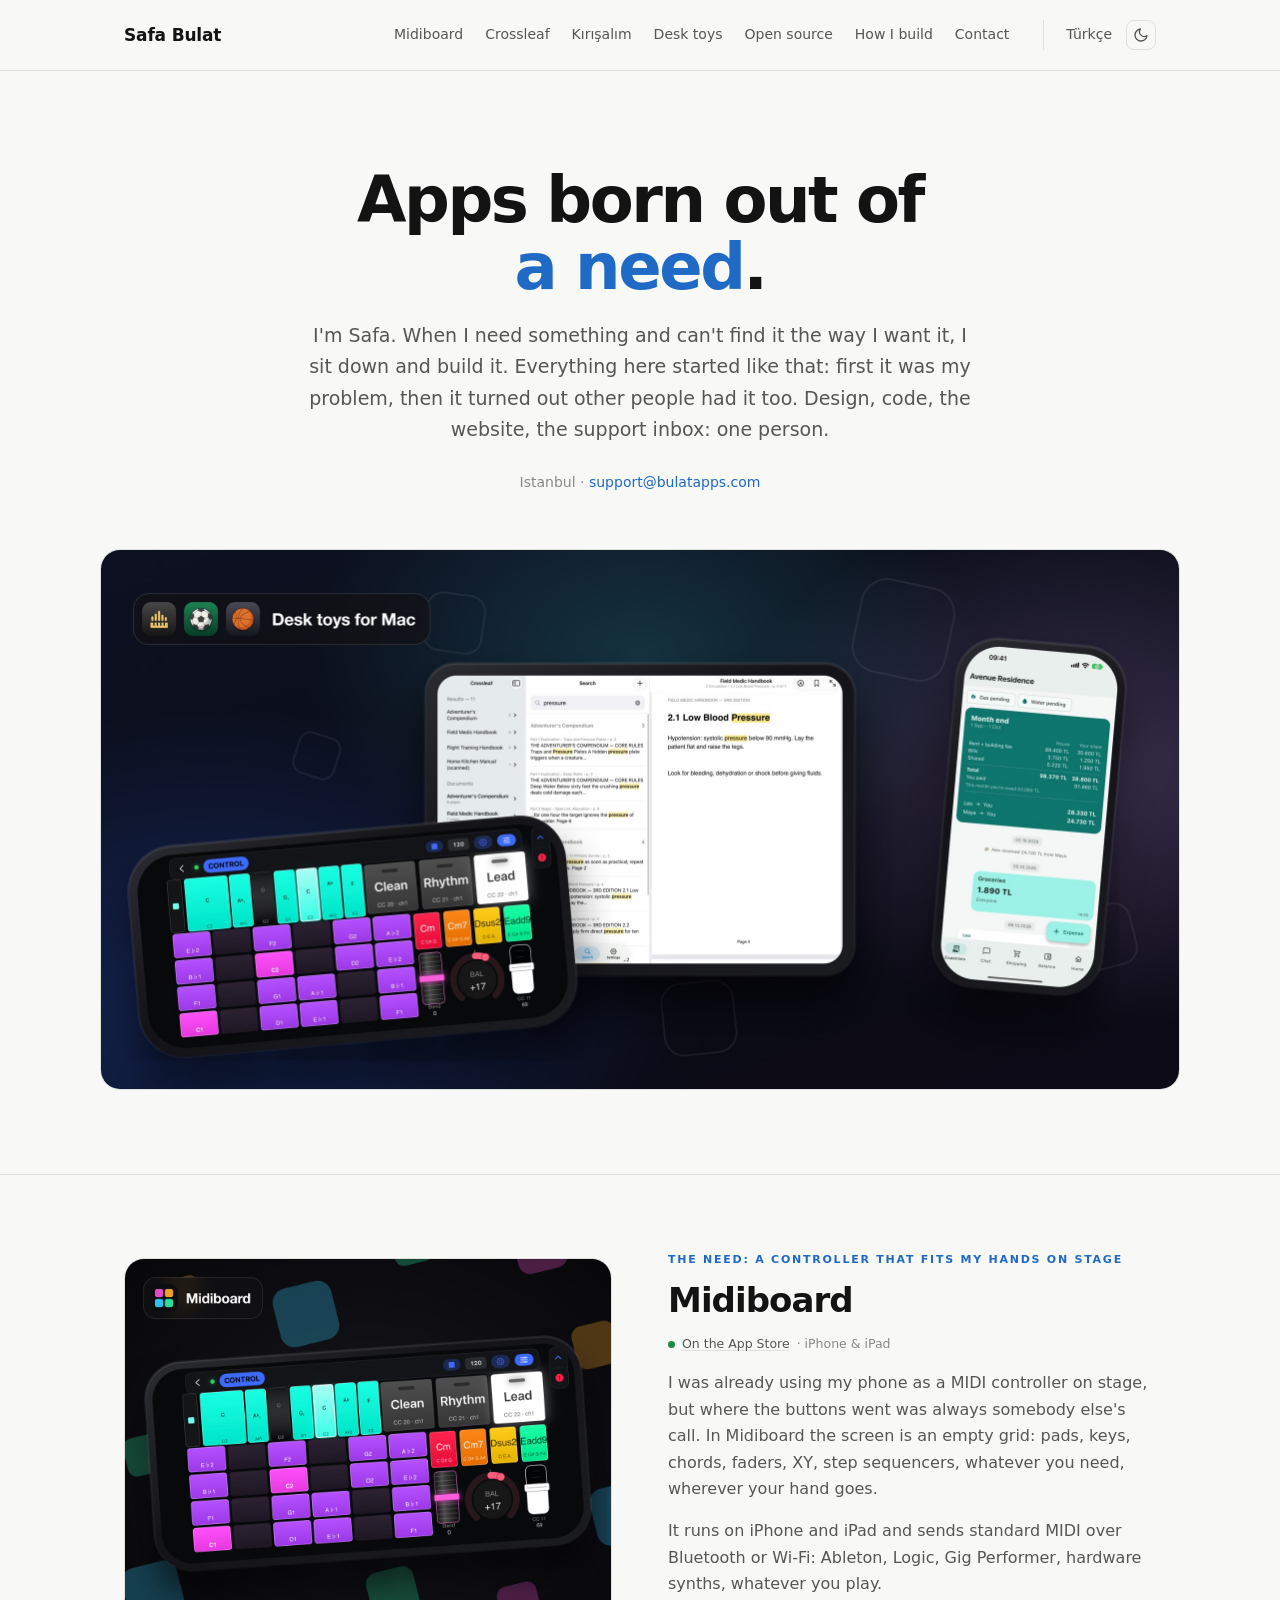
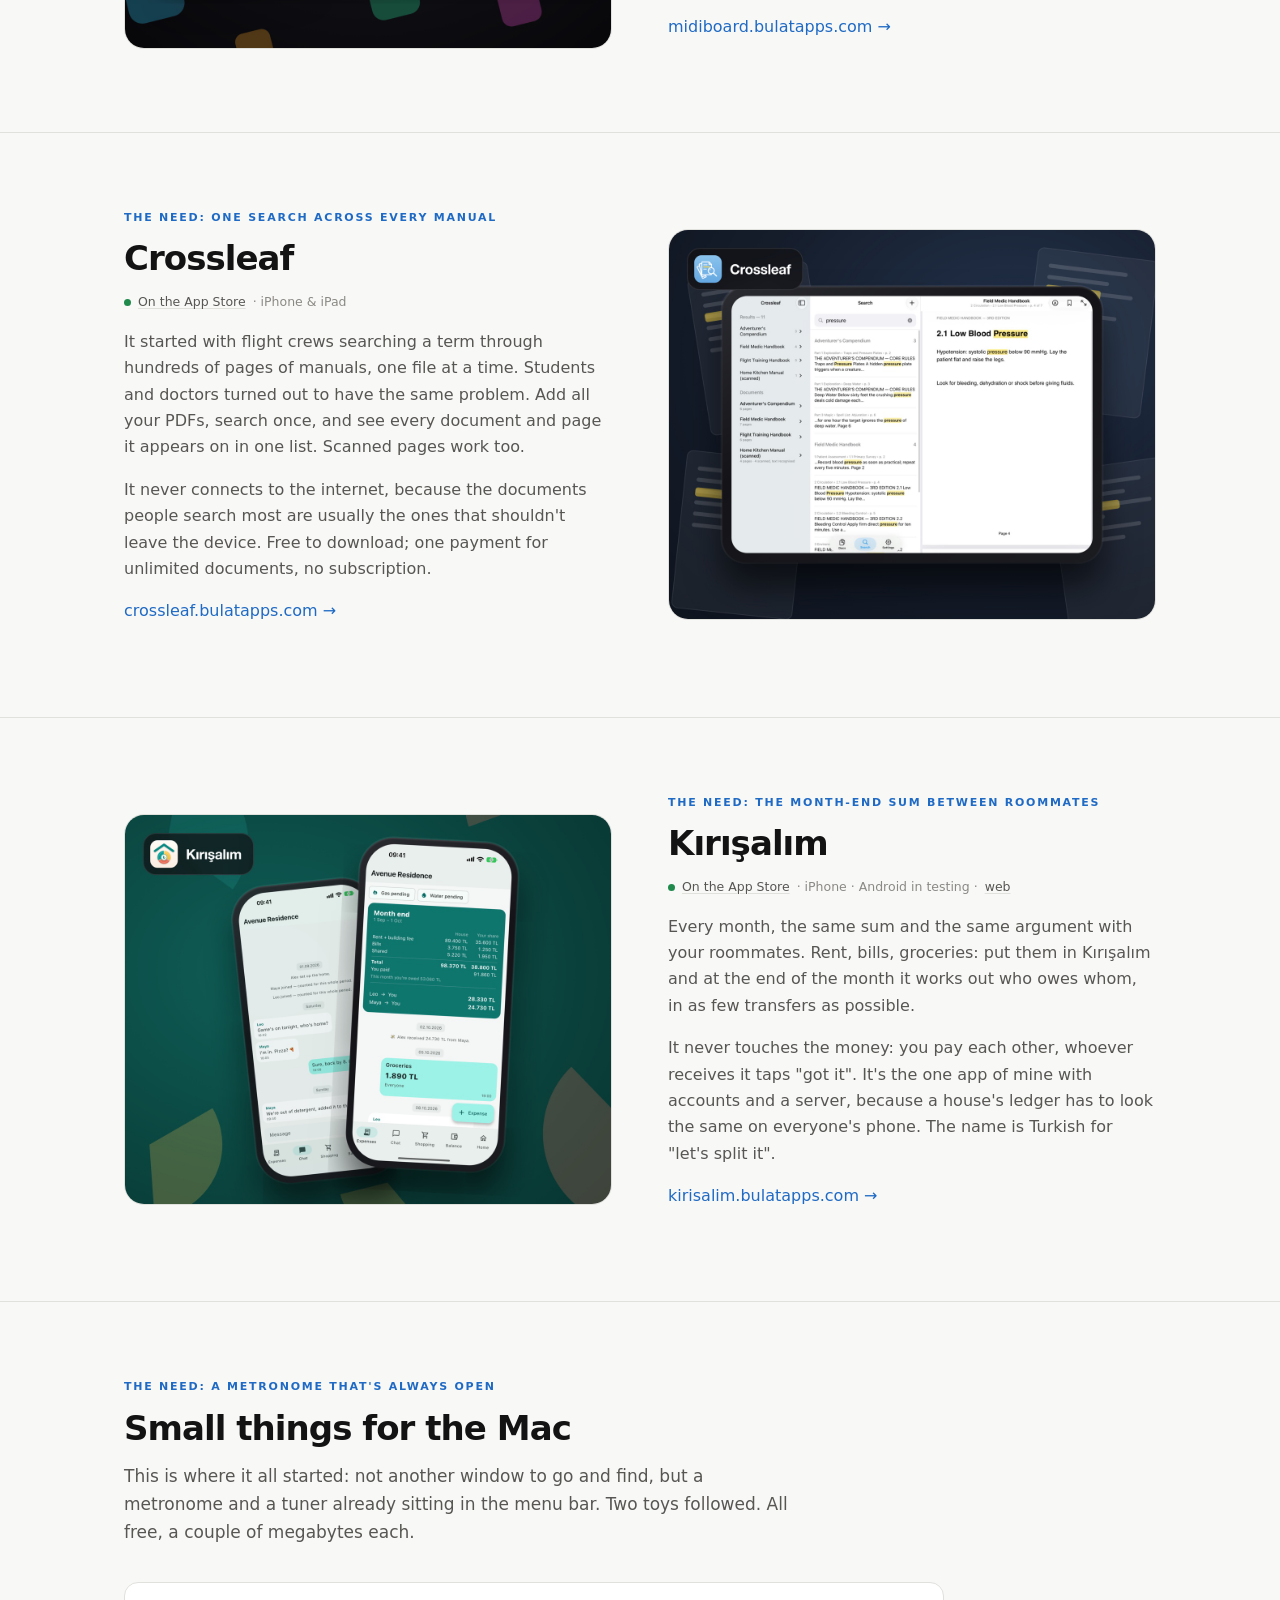
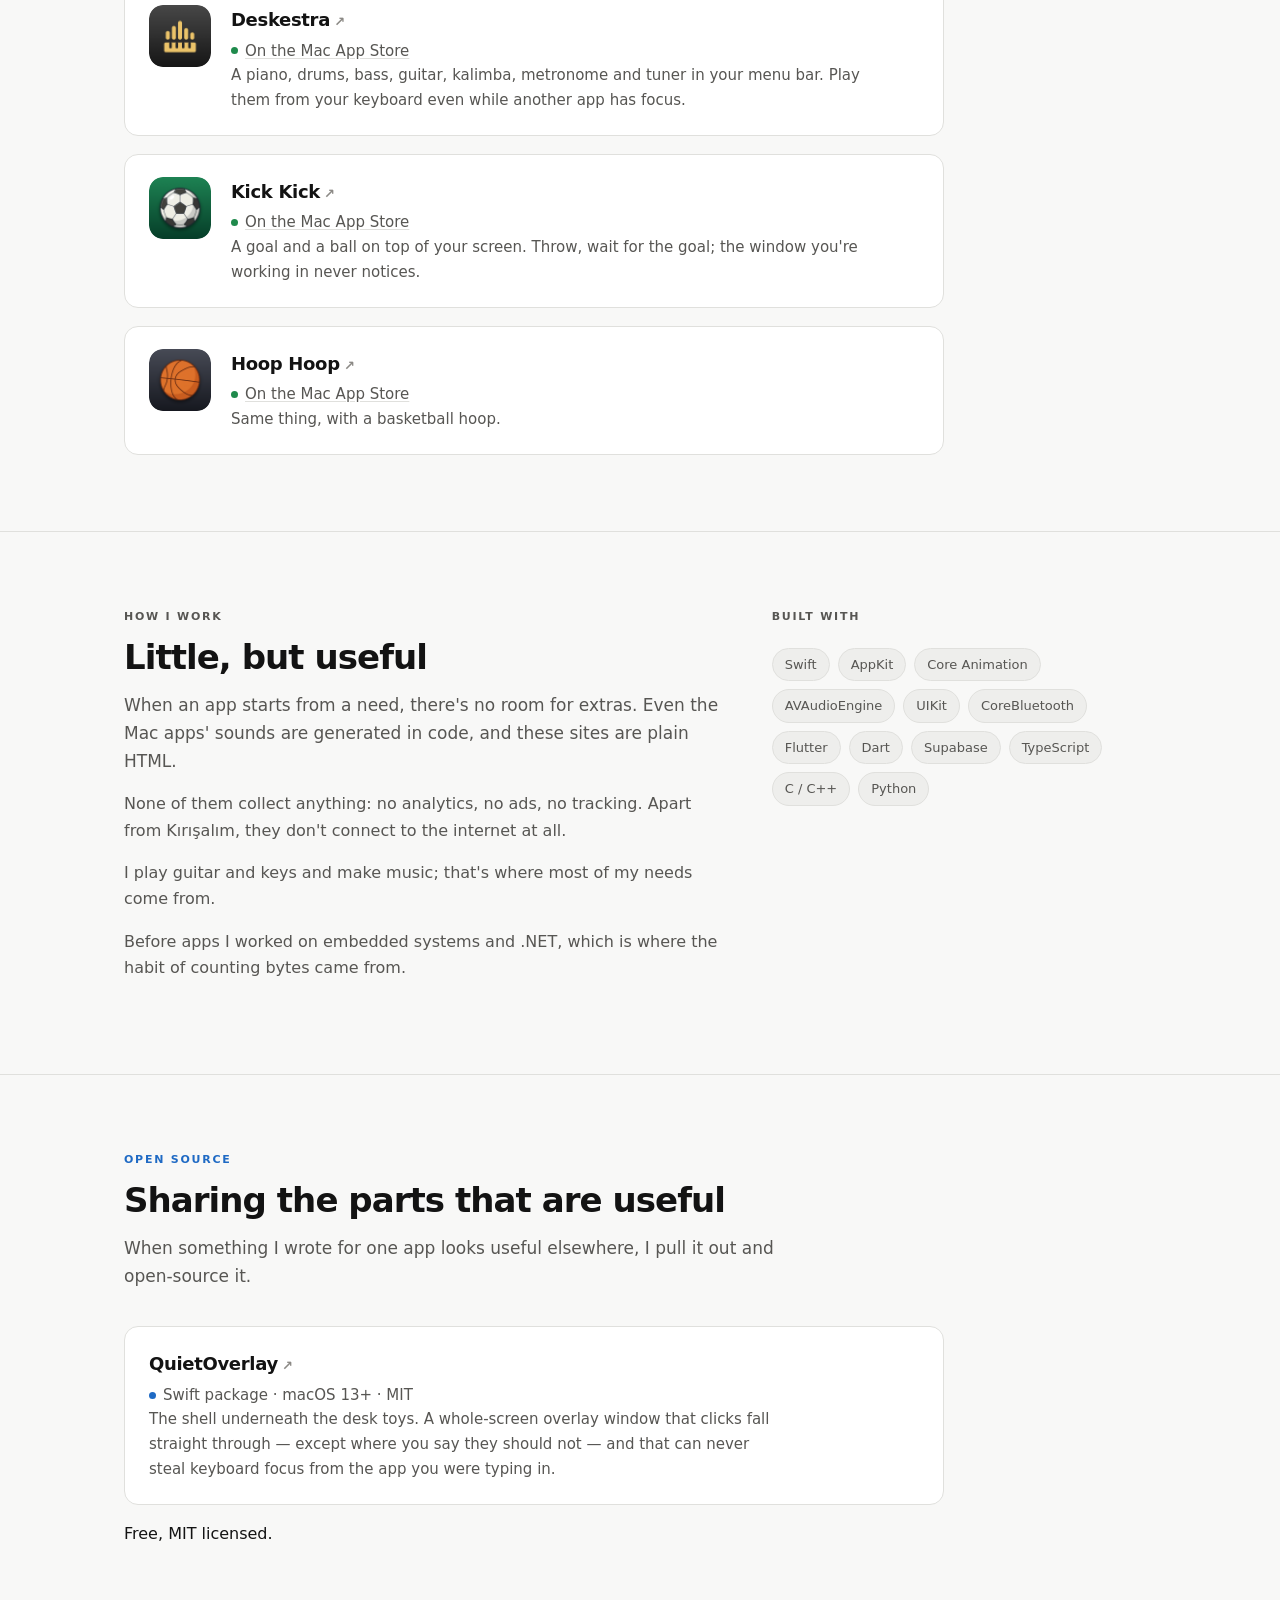
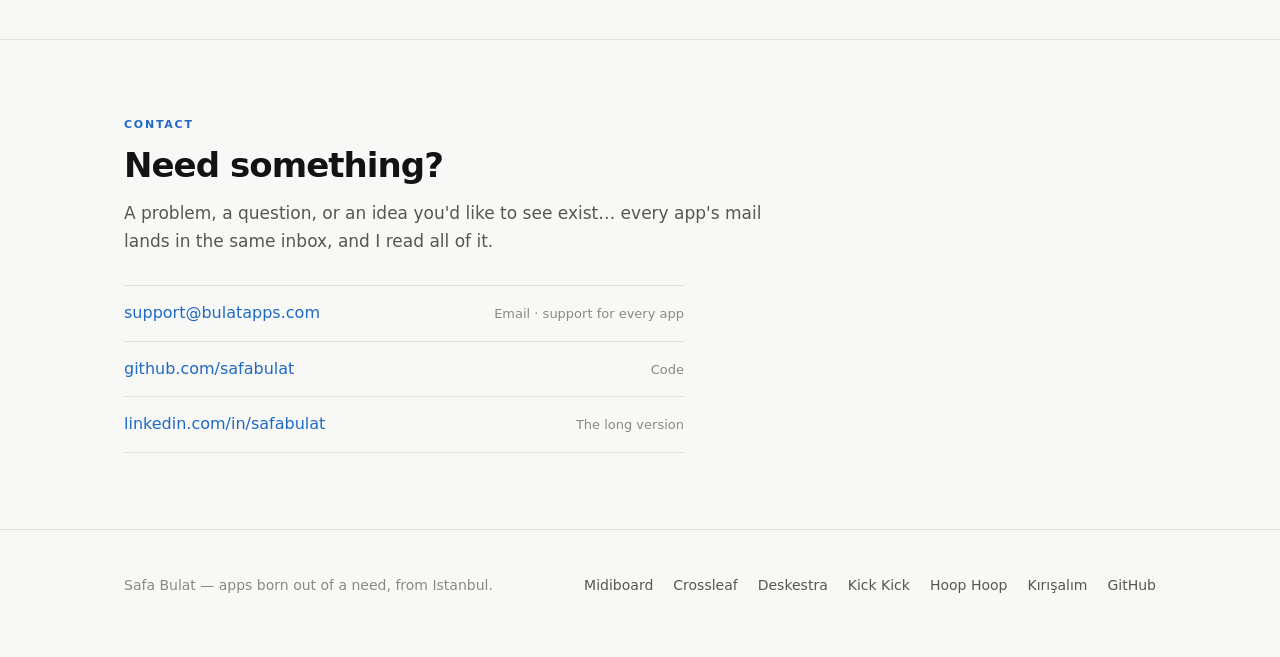
<file: index.html>
<!doctype html>
<html lang="en">
<head>
<meta charset="utf-8">
<meta name="viewport" content="width=device-width, initial-scale=1">
<meta name="darkreader-lock">
<script>try{var t=localStorage.getItem('theme');if(t)document.documentElement.dataset.theme=t}catch(e){}</script>
<title>Safa Bulat — apps born out of a need: Midiboard, Crossleaf, Kırışalım</title>
<meta name="description" content="Midiboard, a MIDI controller for iPhone and iPad you lay out yourself; Crossleaf, one offline search across all your PDFs; a bill splitter for roommates.">
<link rel="canonical" href="https://bulatapps.com/">
<link rel="alternate" hreflang="en" href="https://bulatapps.com/">
<link rel="alternate" hreflang="tr" href="https://bulatapps.com/tr/">
<link rel="alternate" hreflang="x-default" href="https://bulatapps.com/">
<script>try{if(!localStorage.getItem('lang')&&/^tr\b/i.test((navigator.languages&&navigator.languages[0])||navigator.language||'')&&document.referrer.indexOf('bulatapps.com')<0)location.replace('/tr/'+location.hash)}catch(e){}</script>
<meta property="og:type" content="website">
<meta property="og:url" content="https://bulatapps.com/">
<meta property="og:title" content="Safa Bulat — apps born out of a need">
<meta property="og:description" content="I build the app I needed and couldn't find: a MIDI controller you lay out yourself, one search across all your PDFs, and a bill splitter for roommates.">
<meta property="og:image" content="https://bulatapps.com/img/og.png">
<meta property="og:image:width" content="1200">
<meta property="og:image:height" content="630">
<meta name="twitter:card" content="summary_large_image">
<link rel="icon" type="image/svg+xml" href="favicon.svg">
<link rel="apple-touch-icon" href="img/touch-icon.png">
<link rel="stylesheet" href="style.css">
<script type="application/ld+json">{"@context": "https://schema.org", "@graph": [{"@type": "Organization", "@id": "https://bulatapps.com/#org", "name": "bulatapps", "url": "https://bulatapps.com/", "logo": "https://bulatapps.com/favicon.svg", "email": "support@bulatapps.com", "founder": {"@id": "https://bulatapps.com/#safa"}}, {"@type": "Person", "@id": "https://bulatapps.com/#safa", "name": "Safa Bulat", "url": "https://bulatapps.com/", "sameAs": ["https://github.com/safabulat"]}, {"@type": "ItemList", "name": "Apps", "itemListElement": [{"@type": "ListItem", "position": 1, "name": "Midiboard", "url": "https://midiboard.bulatapps.com/"}, {"@type": "ListItem", "position": 2, "name": "Crossleaf", "url": "https://crossleaf.bulatapps.com/"}, {"@type": "ListItem", "position": 3, "name": "Kırışalım", "url": "https://kirisalim.bulatapps.com/"}, {"@type": "ListItem", "position": 4, "name": "Deskestra", "url": "https://deskestra.bulatapps.com/"}, {"@type": "ListItem", "position": 5, "name": "Kick Kick", "url": "https://kickkick.bulatapps.com/"}, {"@type": "ListItem", "position": 6, "name": "Hoop Hoop", "url": "https://hoophoop.bulatapps.com/"}]}]}</script>
</head>
<body>

<header>
  <div class="wrap">
    <a class="wordmark" href="./">Safa&nbsp;Bulat</a>
    <nav>
      <a href="#midiboard">Midiboard</a>
      <a href="#crossleaf">Crossleaf</a>
      <a href="#kirisalim">Kırışalım</a>
      <a href="#desk">Desk toys</a>
      <a href="#open-source">Open source</a>
      <a href="#how">How I build</a>
      <a href="#contact">Contact</a>
    </nav>
    <div class="tools">
      <a class="lang" href="/tr/" hreflang="tr" lang="tr" data-lang="tr">Türkçe</a>
      <button class="theme-btn" type="button" aria-label="Switch light / dark" title="Switch light / dark">
        <svg class="sun" viewBox="0 0 24 24" fill="none" stroke="currentColor" stroke-width="2" stroke-linecap="round"><circle cx="12" cy="12" r="4"/><path d="M12 2v2M12 20v2M4.9 4.9l1.4 1.4M17.7 17.7l1.4 1.4M2 12h2M20 12h2M4.9 19.1l1.4-1.4M17.7 6.3l1.4-1.4"/></svg>
        <svg class="moon" viewBox="0 0 24 24" fill="none" stroke="currentColor" stroke-width="2" stroke-linecap="round" stroke-linejoin="round"><path d="M21 12.8A9 9 0 1 1 11.2 3a7 7 0 0 0 9.8 9.8z"/></svg>
      </button>
    </div>
  </div>
</header>

<main>

<div class="wrap hero">
  <h1>Apps born out of <em>a need</em>.</h1>
  <p class="lede">
    I'm Safa. When I need something and can't find it the way I want it, I sit down and build it.
    Everything here started like that: first it was my problem, then it turned out other people had it
    too. Design, code, the website, the support inbox: one person.
  </p>
  <p class="cta-note">Istanbul · <a href="mailto:support@bulatapps.com">support@bulatapps.com</a></p>
  <img class="hero-art" src="img/hero.jpg" width="2160" height="1080"
       alt="Midiboard on a phone, Crossleaf on an iPad and Kırışalım on a phone, each on its own colour, with the three Mac desk toy icons above.">
</div>

<section id="midiboard">
  <div class="wrap row">
    <img class="splash" src="img/splash-midiboard.jpg" width="1200" height="960" loading="lazy" alt="Midiboard on a phone held in landscape: a step sequencer, three footswitches named Clean, Rhythm and Lead, a pad bank, chord buttons, a bend fader and a balance knob, on a ground of the icon’s coloured pads.">
    <div class="row-text">
    <p class="eyebrow">The need: a controller that fits my hands on stage</p>
    <h2>Midiboard</h2>
    <p class="tag"><span class="dot live"></span><a href="https://apps.apple.com/app/id6801598625">On the App Store</a> · iPhone &amp; iPad</p>
    <p>
      I was already using my phone as a MIDI controller on stage, but where the buttons went was always
      somebody else's call. In Midiboard the screen is an empty grid: pads, keys, chords, faders, XY, step
      sequencers, whatever you need, wherever your hand goes.
    </p>
    <p>
      It runs on iPhone and iPad and sends standard MIDI over Bluetooth or Wi-Fi: Ableton, Logic, Gig
      Performer, hardware synths, whatever you play.
    </p>
    <p><a href="https://midiboard.bulatapps.com/">midiboard.bulatapps.com&nbsp;→</a></p>
    </div>
  </div>
</section>

<section id="crossleaf">
  <div class="wrap row flip">
    <img class="splash" src="img/splash-crossleaf.jpg" width="1200" height="960" loading="lazy" alt="Crossleaf on iPad: a search for pressure across four handbooks, results grouped by document in the middle, the matching page open on the right with the word highlighted.">
    <div class="row-text">
    <p class="eyebrow">The need: one search across every manual</p>
    <h2>Crossleaf</h2>
    <p class="tag"><span class="dot live"></span><a href="https://apps.apple.com/app/id6819022919?ct=hub">On the App Store</a> · iPhone &amp; iPad</p>
    <p>
      It started with flight crews searching a term through hundreds of pages of manuals, one file at a
      time. Students and doctors turned out to have the same problem. Add all your PDFs, search once, and
      see every document and page it appears on in one list. Scanned pages work too.
    </p>
    <p>
      It never connects to the internet, because the documents people search most are usually the ones
      that shouldn't leave the device. Free to download; one payment for unlimited documents, no
      subscription.
    </p>
    <p><a href="https://crossleaf.bulatapps.com/">crossleaf.bulatapps.com&nbsp;→</a></p>
    </div>
  </div>
</section>

<section id="kirisalim">
  <div class="wrap row">
    <img class="splash" src="img/splash-kirisalim.jpg" width="1200" height="960" loading="lazy" alt="Kırışalım on two phones: the house chat, and the month-end card showing each share and who pays whom.">
    <div class="row-text">
    <p class="eyebrow">The need: the month-end sum between roommates</p>
    <h2>Kırışalım</h2>
    <p class="tag"><span class="dot live"></span><a href="https://apps.apple.com/app/id6816543150">On the App Store</a> · iPhone · Android in testing · <a href="https://web.kirisalim.bulatapps.com/">web</a></p>
    <p>
      Every month, the same sum and the same argument with your roommates. Rent, bills, groceries: put
      them in Kırışalım and at the end of the month it works out who owes whom, in as few transfers as
      possible.
    </p>
    <p>
      It never touches the money: you pay each other, whoever receives it taps "got it". It's the one app
      of mine with accounts and a server, because a house's ledger has to look the same on everyone's
      phone. The name is Turkish for "let's split it".
    </p>
    <p><a href="https://kirisalim.bulatapps.com/">kirisalim.bulatapps.com&nbsp;→</a></p>
    </div>
  </div>
</section>

<section id="desk">
  <div class="wrap">
    <p class="eyebrow">The need: a metronome that's always open</p>
    <h2>Small things for the Mac</h2>
    <p>
      This is where it all started: not another window to go and find, but a metronome and a tuner
      already sitting in the menu bar. Two toys followed. All free, a couple of megabytes each.
    </p>

    <ul class="cards">
      <li>
        <img class="icon" src="img/deskestra.png" alt="">
        <div class="card-body">
          <h3><a href="https://deskestra.bulatapps.com/">Deskestra</a></h3>
          <p class="tag"><span class="dot live"></span><a href="https://apps.apple.com/app/id6801593827">On the Mac App Store</a></p>
          <p>A piano, drums, bass, guitar, kalimba, metronome and tuner in your menu bar. Play them from your
             keyboard even while another app has focus.</p>
        </div>
      </li>
      <li>
        <img class="icon" src="img/kickkick.png" alt="">
        <div class="card-body">
          <h3><a href="https://kickkick.bulatapps.com/">Kick Kick</a></h3>
          <p class="tag"><span class="dot live"></span><a href="https://apps.apple.com/app/id6801598144">On the Mac App Store</a></p>
          <p>A goal and a ball on top of your screen. Throw, wait for the goal; the window you're working in
             never notices.</p>
        </div>
      </li>
      <li>
        <img class="icon" src="img/hoophoop.png" alt="">
        <div class="card-body">
          <h3><a href="https://hoophoop.bulatapps.com/">Hoop Hoop</a></h3>
          <p class="tag"><span class="dot live"></span><a href="https://apps.apple.com/app/id6801598264">On the Mac App Store</a></p>
          <p>Same thing, with a basketball hoop.</p>
        </div>
      </li>
    </ul>
  </div>
</section>

<section id="how">
  <div class="wrap feature">
    <div class="feature-text">
      <p class="eyebrow">How I work</p>
      <h2>Little, but useful</h2>
      <p>
        When an app starts from a need, there's no room for extras. Even the Mac apps' sounds are generated
        in code, and these sites are plain HTML.
      </p>
      <p>
        None of them collect anything: no analytics, no ads, no tracking. Apart from Kırışalım, they don't
        connect to the internet at all.
      </p>
      <p>
        I play guitar and keys and make music; that's where most of my needs come from.
      </p>
      <p>
        Before apps I worked on embedded systems and .NET, which is where the habit of counting bytes
        came from.
      </p>
    </div>
    <div class="feature-text">
      <p class="eyebrow">Built with</p>
      <ul class="chips">
        <li>Swift</li><li>AppKit</li><li>Core Animation</li><li>AVAudioEngine</li>
        <li>UIKit</li><li>CoreBluetooth</li><li>Flutter</li><li>Dart</li>
        <li>Supabase</li><li>TypeScript</li><li>C / C++</li><li>Python</li>
      </ul>
    </div>
  </div>
</section>

<section id="open-source">
  <div class="wrap">
    <p class="eyebrow">Open source</p>
    <h2>Sharing the parts that are useful</h2>
    <p>
      When something I wrote for one app looks useful elsewhere, I pull it out and open-source it.
    </p>
    <ul class="cards">
      <li>
        <div class="card-body">
          <h3><a href="https://github.com/safabulat/quiet-overlay">QuietOverlay</a></h3>
          <p class="tag"><span class="dot soon"></span>Swift package · macOS 13+ · MIT</p>
          <p>The shell underneath the desk toys. A whole-screen overlay window that clicks fall straight
             through — except where you say they should not — and that can never steal keyboard focus
             from the app you were typing in.</p>
        </div>
      </li>
    </ul>
    <p>
      Free, MIT licensed.
    </p>
  </div>
</section>

<section id="contact">
  <div class="wrap">
    <p class="eyebrow">Contact</p>
    <h2>Need something?</h2>
    <p>
      A problem, a question, or an idea you'd like to see exist… every app's mail lands in the same
      inbox, and I read all of it.
    </p>
    <ul class="links">
      <li><a href="mailto:support@bulatapps.com">support@bulatapps.com</a><span>Email · support for every app</span></li>
      <li><a href="https://github.com/safabulat">github.com/safabulat</a><span>Code</span></li>
      <li><a href="https://www.linkedin.com/in/safabulat/">linkedin.com/in/safabulat</a><span>The long version</span></li>
    </ul>
  </div>
</section>

</main>

<footer>
  <div class="wrap">
    <span>Safa Bulat — apps born out of a need, from Istanbul.</span>
    <nav>
      <a href="https://midiboard.bulatapps.com/">Midiboard</a>
      <a href="https://crossleaf.bulatapps.com/">Crossleaf</a>
      <a href="https://deskestra.bulatapps.com/">Deskestra</a>
      <a href="https://kickkick.bulatapps.com/">Kick Kick</a>
      <a href="https://hoophoop.bulatapps.com/">Hoop Hoop</a>
      <a href="https://kirisalim.bulatapps.com/">Kırışalım</a>
      <a href="https://github.com/safabulat">GitHub</a>
    </nav>
  </div>
</footer>

<script>
document.querySelectorAll('[data-lang]').forEach(function(a){a.addEventListener('click',function(){try{localStorage.setItem('lang',a.dataset.lang)}catch(e){}})});
document.querySelector('.theme-btn').addEventListener('click',function(){var r=document.documentElement,cur=r.dataset.theme||(matchMedia('(prefers-color-scheme: light)').matches?'light':'dark'),n=cur==='light'?'dark':'light';r.dataset.theme=n;try{localStorage.setItem('theme',n)}catch(e){}});
</script>
</body>
</html>
</file>
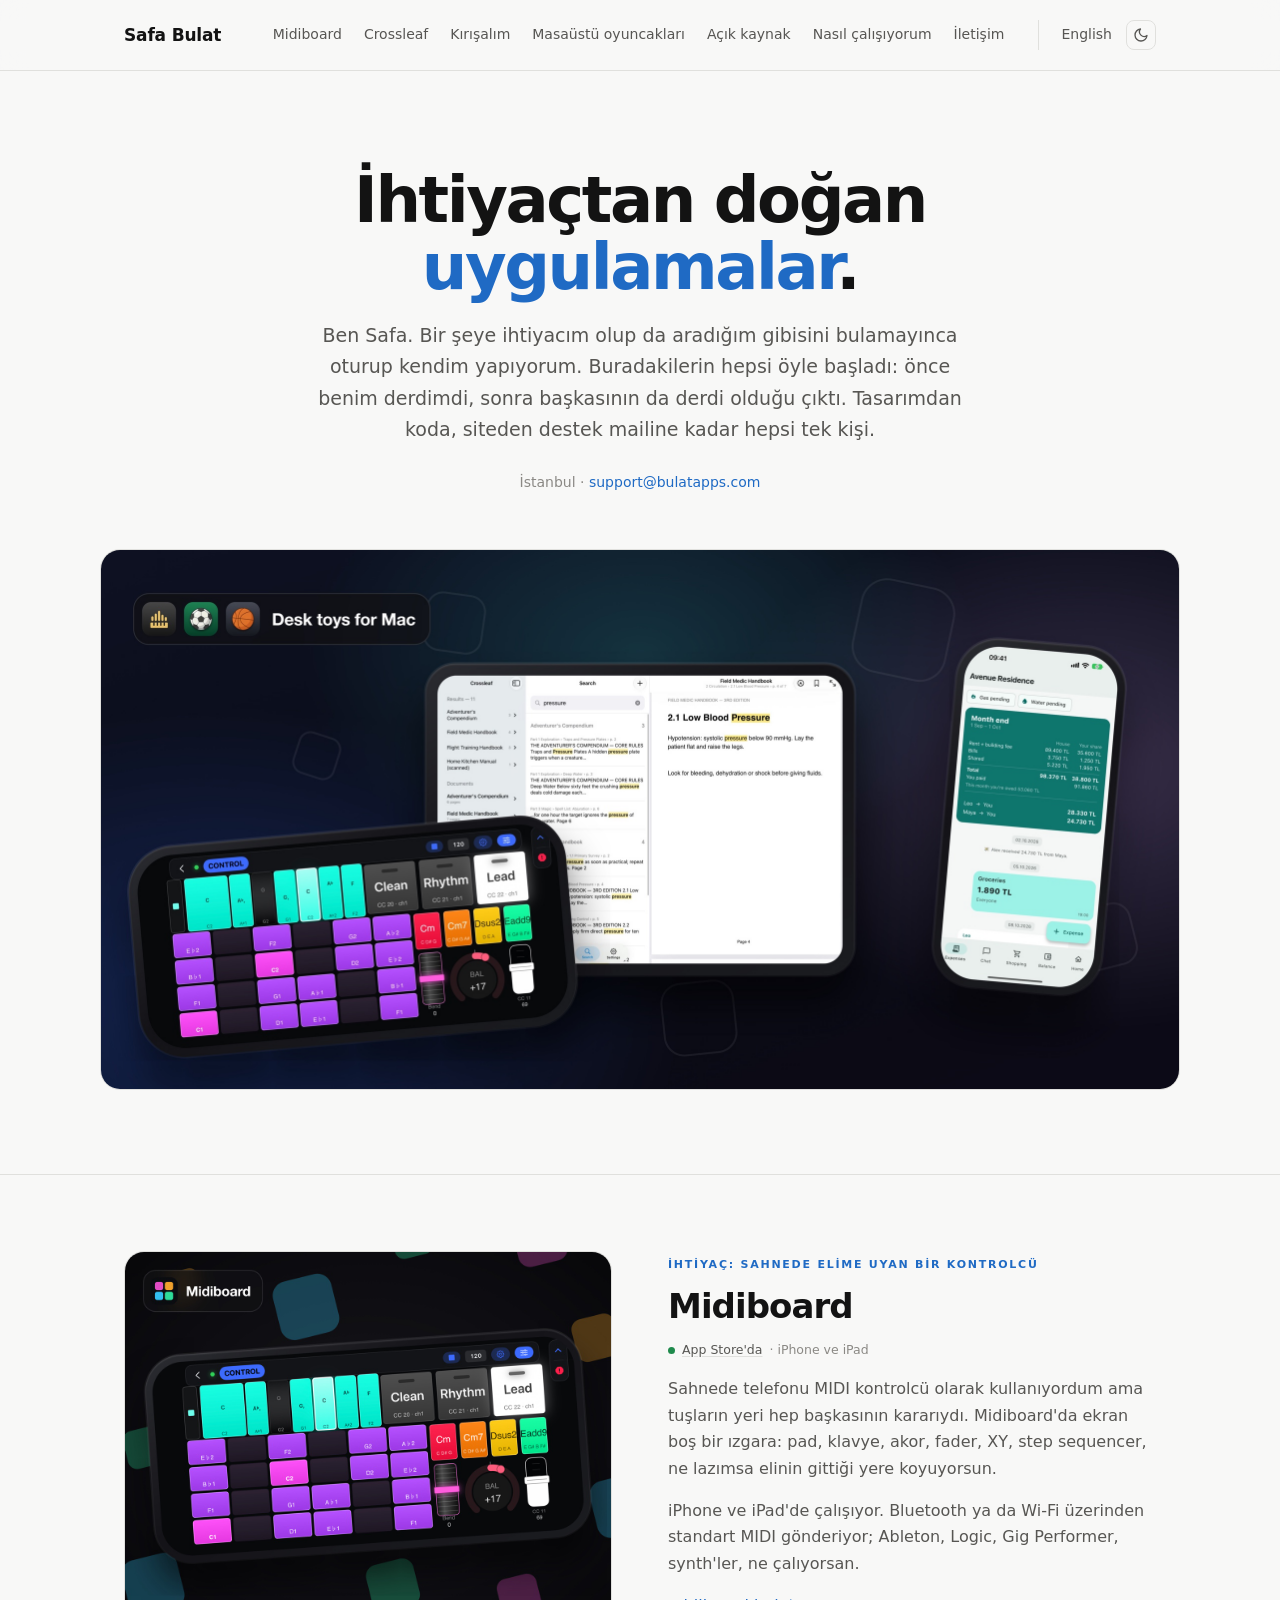
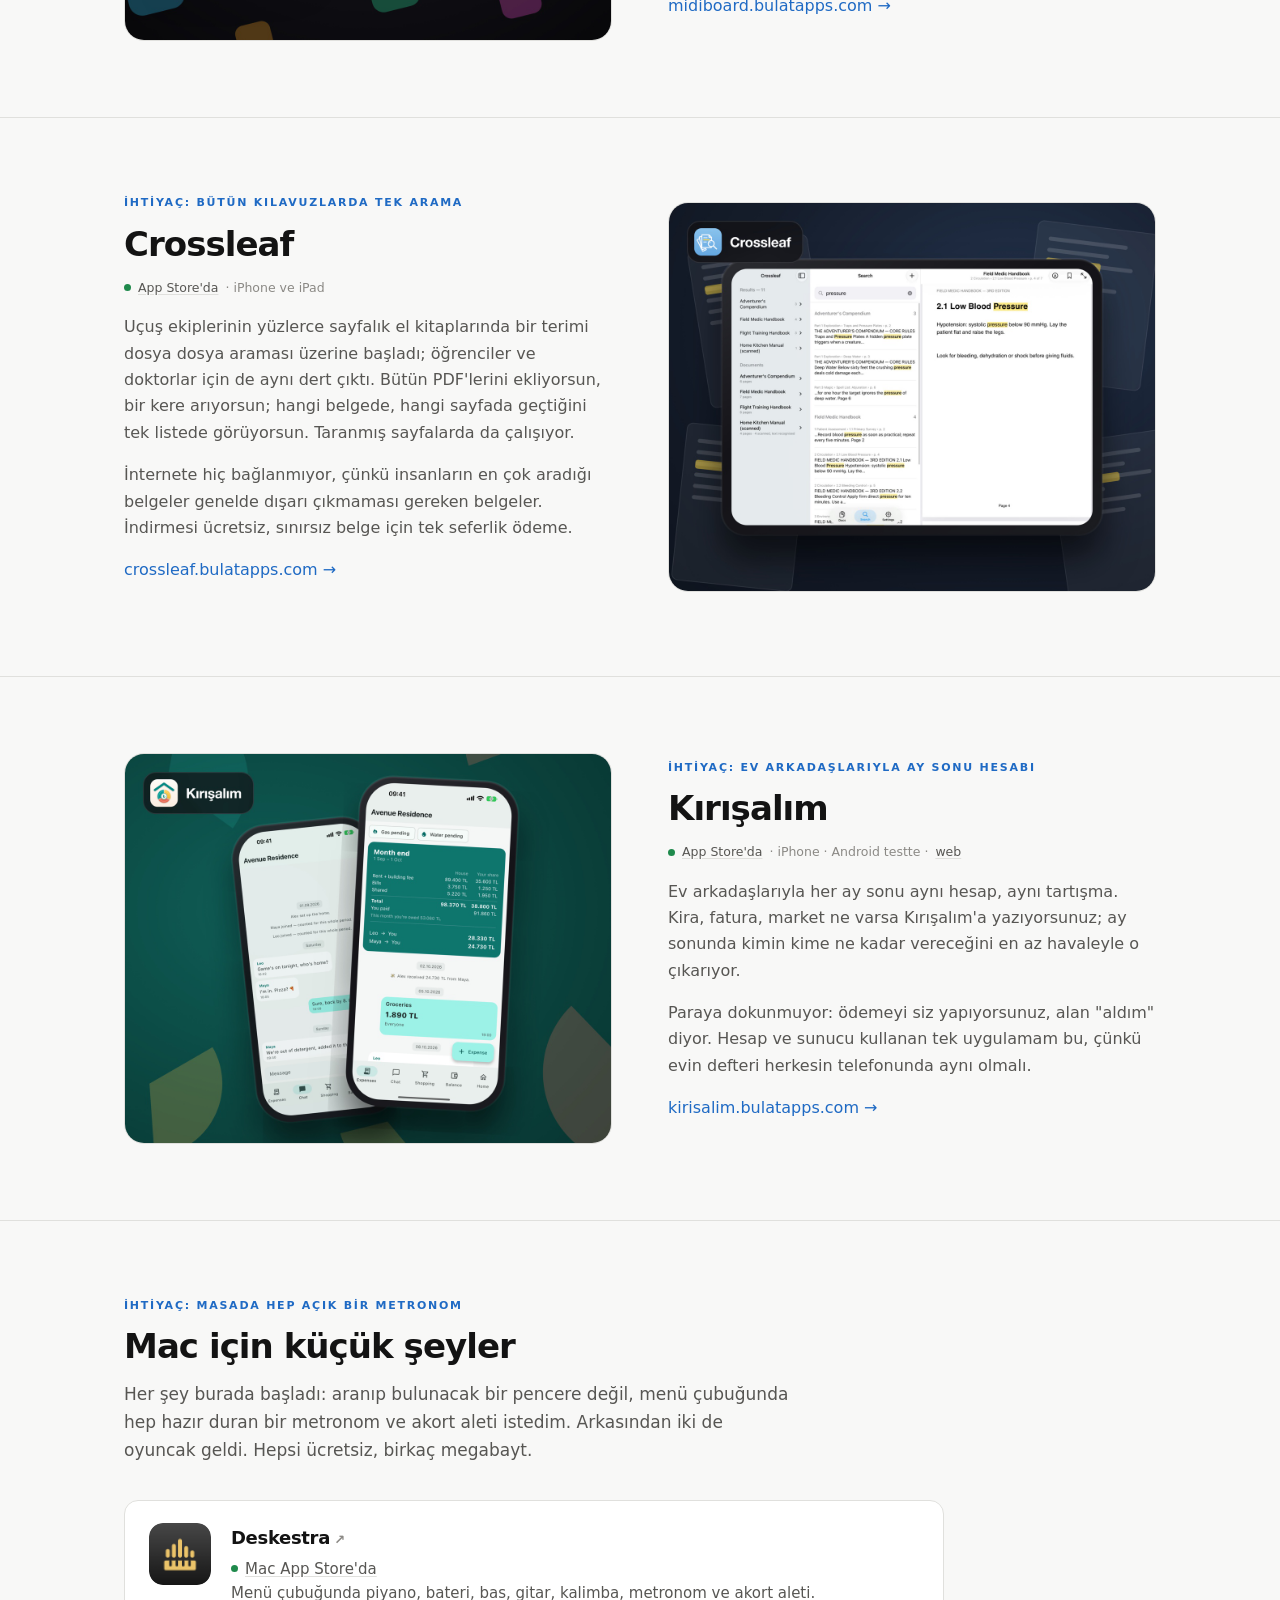
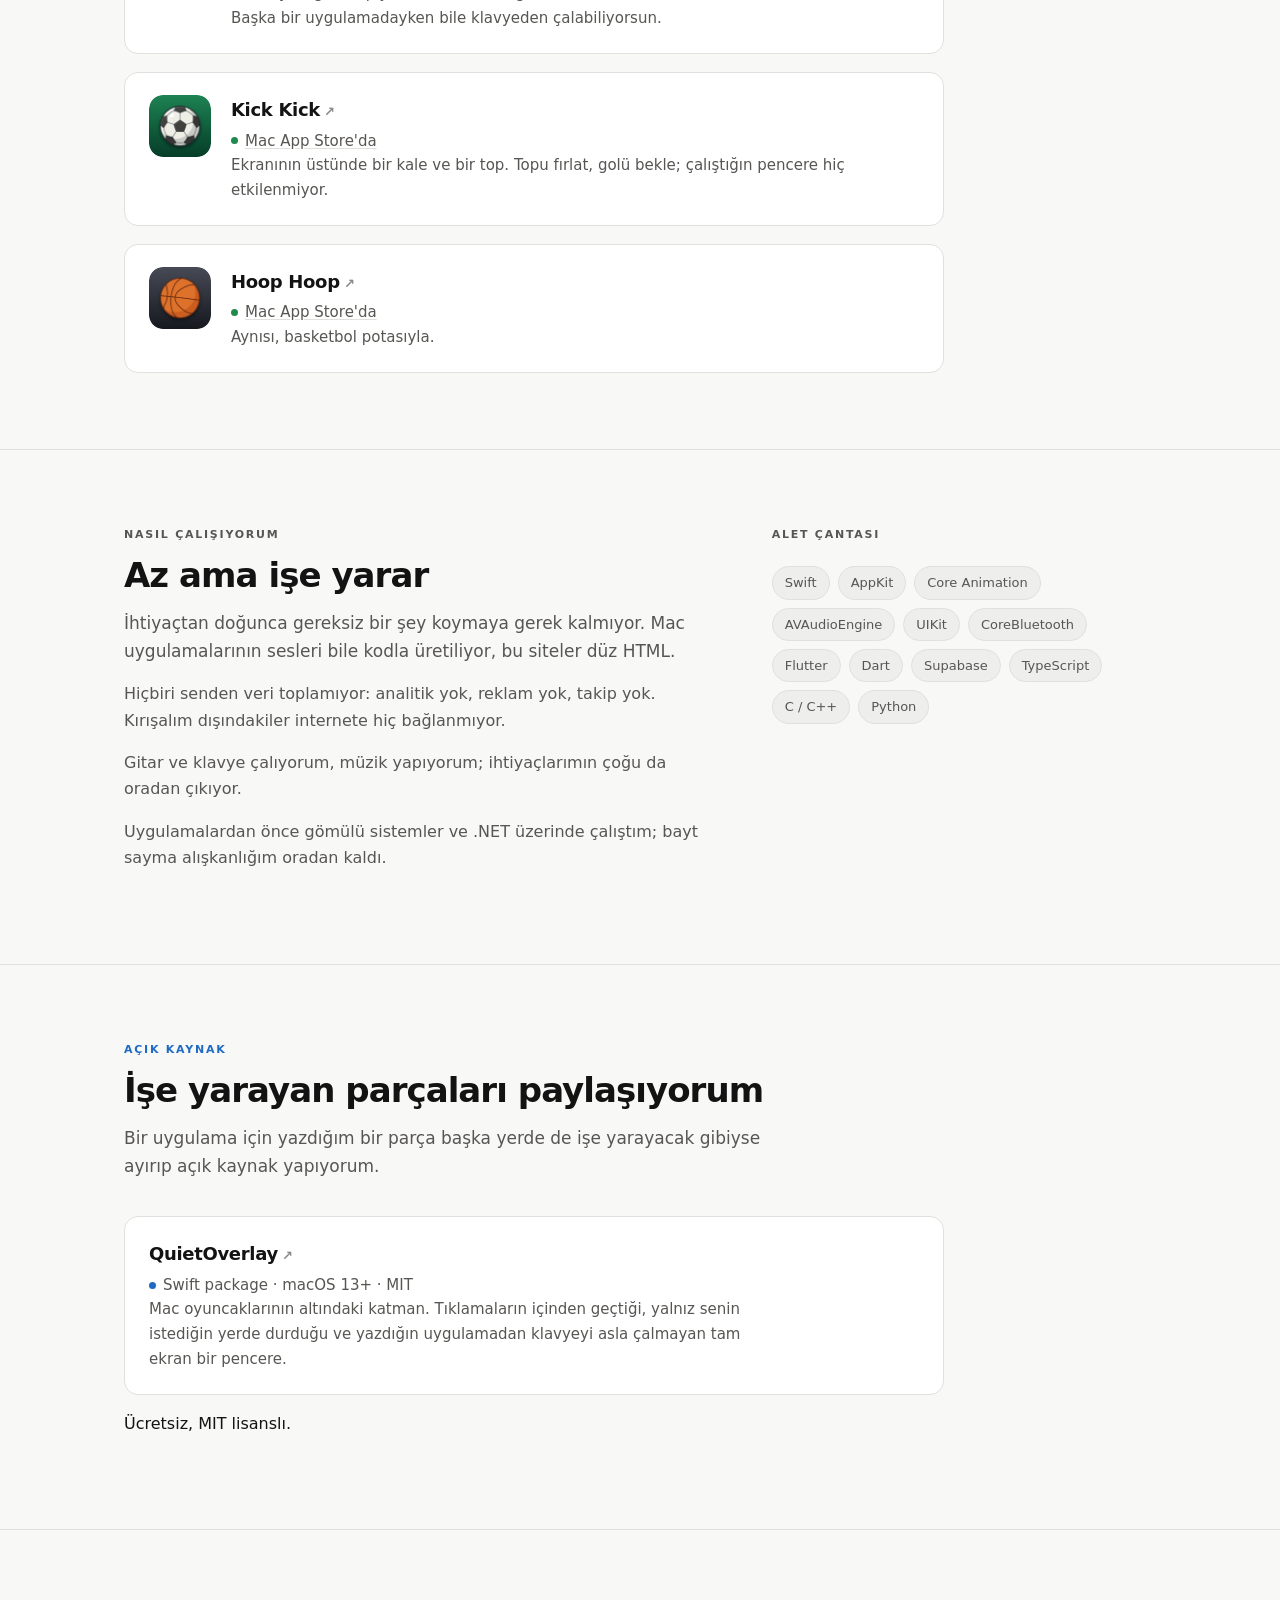
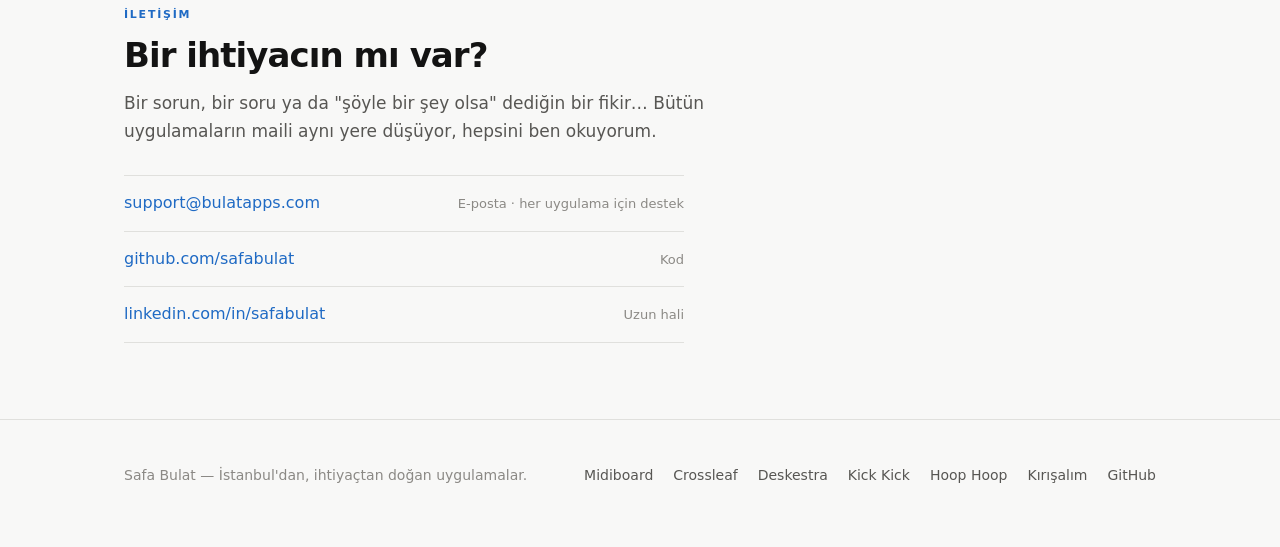
<file: tr/index.html>
<!doctype html>
<html lang="tr">
<head>
<meta charset="utf-8">
<meta name="viewport" content="width=device-width, initial-scale=1">
<meta name="darkreader-lock">
<script>try{var t=localStorage.getItem('theme');if(t)document.documentElement.dataset.theme=t}catch(e){}</script>
<title>Safa Bulat — ihtiyaçtan doğan uygulamalar: Midiboard, Crossleaf, Kırışalım</title>
<meta name="description" content="Midiboard: düzenini kendin kurduğun iPhone ve iPad MIDI kontrolcüsü. Crossleaf: bütün PDF'lerinde tek arama, çevrimdışı. Kırışalım: ev arkadaşlarıyla ortak hesap.">
<link rel="canonical" href="https://bulatapps.com/tr/">
<link rel="alternate" hreflang="en" href="https://bulatapps.com/">
<link rel="alternate" hreflang="tr" href="https://bulatapps.com/tr/">
<link rel="alternate" hreflang="x-default" href="https://bulatapps.com/">
<meta property="og:type" content="website">
<meta property="og:url" content="https://bulatapps.com/tr/">
<meta property="og:locale" content="tr_TR">
<meta property="og:title" content="Safa Bulat — ihtiyaçtan doğan uygulamalar">
<meta property="og:description" content="Kendin kurduğun bir iPhone MIDI kontrolcüsü, bütün PDF'lerini aynı anda arayan bir iPad çalışma alanı, ev arkadaşları için ortak hesap ve küçük macOS masaüstü oyuncakları.">
<meta property="og:image" content="https://bulatapps.com/img/og.png">
<meta property="og:image:width" content="1200">
<meta property="og:image:height" content="630">
<meta name="twitter:card" content="summary_large_image">
<link rel="icon" type="image/svg+xml" href="../favicon.svg">
<link rel="apple-touch-icon" href="../img/touch-icon.png">
<link rel="stylesheet" href="../style.css">
</head>
<body>

<header>
  <div class="wrap">
    <a class="wordmark" href="./">Safa&nbsp;Bulat</a>
    <nav>
      <a href="#midiboard">Midiboard</a>
      <a href="#crossleaf">Crossleaf</a>
      <a href="#kirisalim">Kırışalım</a>
      <a href="#desk">Masaüstü oyuncakları</a>
      <a href="#open-source">Açık kaynak</a>
      <a href="#how">Nasıl çalışıyorum</a>
      <a href="#contact">İletişim</a>
    </nav>
    <div class="tools">
      <a class="lang" href="/" hreflang="en" lang="en" data-lang="en">English</a>
      <button class="theme-btn" type="button" aria-label="Açık / koyu tema" title="Açık / koyu tema">
        <svg class="sun" viewBox="0 0 24 24" fill="none" stroke="currentColor" stroke-width="2" stroke-linecap="round"><circle cx="12" cy="12" r="4"/><path d="M12 2v2M12 20v2M4.9 4.9l1.4 1.4M17.7 17.7l1.4 1.4M2 12h2M20 12h2M4.9 19.1l1.4-1.4M17.7 6.3l1.4-1.4"/></svg>
        <svg class="moon" viewBox="0 0 24 24" fill="none" stroke="currentColor" stroke-width="2" stroke-linecap="round" stroke-linejoin="round"><path d="M21 12.8A9 9 0 1 1 11.2 3a7 7 0 0 0 9.8 9.8z"/></svg>
      </button>
    </div>
  </div>
</header>

<main>

<div class="wrap hero">
  <h1>İhtiyaçtan doğan <em>uygulamalar</em>.</h1>
  <p class="lede">
    Ben Safa. Bir şeye ihtiyacım olup da aradığım gibisini bulamayınca oturup kendim yapıyorum.
    Buradakilerin hepsi öyle başladı: önce benim derdimdi, sonra başkasının da derdi olduğu çıktı.
    Tasarımdan koda, siteden destek mailine kadar hepsi tek kişi.
  </p>
  <p class="cta-note">İstanbul · <a href="mailto:support@bulatapps.com">support@bulatapps.com</a></p>
  <img class="hero-art" src="../img/hero.jpg" width="2160" height="1080"
       alt="Telefonda Midiboard, iPad'de Crossleaf ve telefonda Kırışalım, her biri kendi renginde; üstte üç Mac masaüstü oyuncağının ikonu.">
</div>

<section id="midiboard">
  <div class="wrap row">
    <img class="splash" src="../img/splash-midiboard.jpg" width="1200" height="960" loading="lazy" alt="Yatay tutulan telefonda Midiboard: step sequencer, Clean, Rhythm ve Lead adlı üç footswitch, pad bankası, akor düğmeleri, bend fader'ı ve balans düğmesi.">
    <div class="row-text">
    <p class="eyebrow">İhtiyaç: sahnede elime uyan bir kontrolcü</p>
    <h2>Midiboard</h2>
    <p class="tag"><span class="dot live"></span><a href="https://apps.apple.com/tr/app/id6801598625?pt=129311175&amp;ct=hub-tr&amp;mt=8">App Store'da</a> · iPhone ve iPad</p>
    <p>
      Sahnede telefonu MIDI kontrolcü olarak kullanıyordum ama tuşların yeri hep başkasının kararıydı.
      Midiboard'da ekran boş bir ızgara: pad, klavye, akor, fader, XY, step sequencer, ne lazımsa elinin
      gittiği yere koyuyorsun.
    </p>
    <p>
      iPhone ve iPad'de çalışıyor. Bluetooth ya da Wi-Fi üzerinden standart MIDI gönderiyor; Ableton,
      Logic, Gig Performer, synth'ler, ne çalıyorsan.
    </p>
    <p><a href="https://midiboard.bulatapps.com/">midiboard.bulatapps.com&nbsp;→</a></p>
    </div>
  </div>
</section>

<section id="crossleaf">
  <div class="wrap row flip">
    <img class="splash" src="../img/splash-crossleaf.jpg" width="1200" height="960" loading="lazy" alt="iPad'de Crossleaf: dört el kitabında pressure araması, sonuçlar ortada belgeye göre gruplu, sağda eşleşen sayfa açık ve kelime vurgulu.">
    <div class="row-text">
    <p class="eyebrow">İhtiyaç: bütün kılavuzlarda tek arama</p>
    <h2>Crossleaf</h2>
    <p class="tag"><span class="dot live"></span><a href="https://apps.apple.com/tr/app/id6819022919?pt=129311175&amp;ct=hub-tr&amp;mt=8">App Store'da</a> · iPhone ve iPad</p>
    <p>
      Uçuş ekiplerinin yüzlerce sayfalık el kitaplarında bir terimi dosya dosya araması üzerine başladı;
      öğrenciler ve doktorlar için de aynı dert çıktı. Bütün
      PDF'lerini ekliyorsun, bir kere arıyorsun; hangi belgede, hangi sayfada geçtiğini tek listede
      görüyorsun. Taranmış sayfalarda da çalışıyor.
    </p>
    <p>
      İnternete hiç bağlanmıyor, çünkü insanların en çok aradığı belgeler genelde dışarı çıkmaması
      gereken belgeler. İndirmesi ücretsiz, sınırsız belge için tek seferlik ödeme.
    </p>
    <p><a href="https://crossleaf.bulatapps.com/">crossleaf.bulatapps.com&nbsp;→</a></p>
    </div>
  </div>
</section>

<section id="kirisalim">
  <div class="wrap row">
    <img class="splash" src="../img/splash-kirisalim.jpg" width="1200" height="960" loading="lazy" alt="İki telefonda Kırışalım: evin sohbet kanalı ve herkesin payını, kimin kime ödeyeceğini gösteren ay sonu kartı.">
    <div class="row-text">
    <p class="eyebrow">İhtiyaç: ev arkadaşlarıyla ay sonu hesabı</p>
    <h2>Kırışalım</h2>
    <p class="tag"><span class="dot live"></span><a href="https://apps.apple.com/tr/app/id6816543150?pt=129311175&amp;ct=hub-tr&amp;mt=8">App Store'da</a> · iPhone · Android testte · <a href="https://web.kirisalim.bulatapps.com/">web</a></p>
    <p>
      Ev arkadaşlarıyla her ay sonu aynı hesap, aynı tartışma. Kira, fatura, market ne varsa
      Kırışalım'a yazıyorsunuz; ay sonunda kimin kime ne kadar vereceğini en az havaleyle o çıkarıyor.
    </p>
    <p>
      Paraya dokunmuyor: ödemeyi siz yapıyorsunuz, alan "aldım" diyor. Hesap ve sunucu kullanan tek
      uygulamam bu, çünkü evin defteri herkesin telefonunda aynı olmalı.
    </p>
    <p><a href="https://kirisalim.bulatapps.com/">kirisalim.bulatapps.com&nbsp;→</a></p>
    </div>
  </div>
</section>

<section id="desk">
  <div class="wrap">
    <p class="eyebrow">İhtiyaç: masada hep açık bir metronom</p>
    <h2>Mac için küçük şeyler</h2>
    <p>
      Her şey burada başladı: aranıp bulunacak bir pencere değil, menü çubuğunda hep hazır duran bir
      metronom ve akort aleti istedim. Arkasından iki de oyuncak geldi. Hepsi ücretsiz, birkaç megabayt.
    </p>

    <ul class="cards">
      <li>
        <img class="icon" src="../img/deskestra.png" alt="">
        <div class="card-body">
          <h3><a href="https://deskestra.bulatapps.com/">Deskestra</a></h3>
          <p class="tag"><span class="dot live"></span><a href="https://apps.apple.com/app/id6801593827">Mac App Store'da</a></p>
          <p>Menü çubuğunda piyano, bateri, bas, gitar, kalimba, metronom ve akort aleti. Başka bir
             uygulamadayken bile klavyeden çalabiliyorsun.</p>
        </div>
      </li>
      <li>
        <img class="icon" src="../img/kickkick.png" alt="">
        <div class="card-body">
          <h3><a href="https://kickkick.bulatapps.com/">Kick Kick</a></h3>
          <p class="tag"><span class="dot live"></span><a href="https://apps.apple.com/app/id6801598144">Mac App Store'da</a></p>
          <p>Ekranının üstünde bir kale ve bir top. Topu fırlat, golü bekle; çalıştığın pencere hiç
             etkilenmiyor.</p>
        </div>
      </li>
      <li>
        <img class="icon" src="../img/hoophoop.png" alt="">
        <div class="card-body">
          <h3><a href="https://hoophoop.bulatapps.com/">Hoop Hoop</a></h3>
          <p class="tag"><span class="dot live"></span><a href="https://apps.apple.com/app/id6801598264">Mac App Store'da</a></p>
          <p>Aynısı, basketbol potasıyla.</p>
        </div>
      </li>
    </ul>
  </div>
</section>

<section id="how">
  <div class="wrap feature">
    <div class="feature-text">
      <p class="eyebrow">Nasıl çalışıyorum</p>
      <h2>Az ama işe yarar</h2>
      <p>
        İhtiyaçtan doğunca gereksiz bir şey koymaya gerek kalmıyor. Mac uygulamalarının sesleri bile
        kodla üretiliyor, bu siteler düz HTML.
      </p>
      <p>
        Hiçbiri senden veri toplamıyor: analitik yok, reklam yok, takip yok. Kırışalım dışındakiler
        internete hiç bağlanmıyor.
      </p>
      <p>
        Gitar ve klavye çalıyorum, müzik yapıyorum; ihtiyaçlarımın çoğu da oradan çıkıyor.
      </p>
      <p>
        Uygulamalardan önce gömülü sistemler ve .NET üzerinde çalıştım; bayt sayma alışkanlığım oradan
        kaldı.
      </p>
    </div>
    <div class="feature-text">
      <p class="eyebrow">Alet çantası</p>
      <ul class="chips">
        <li>Swift</li><li>AppKit</li><li>Core Animation</li><li>AVAudioEngine</li>
        <li>UIKit</li><li>CoreBluetooth</li><li>Flutter</li><li>Dart</li>
        <li>Supabase</li><li>TypeScript</li><li>C / C++</li><li>Python</li>
      </ul>
    </div>
  </div>
</section>

<section id="open-source">
  <div class="wrap">
    <p class="eyebrow">Açık kaynak</p>
    <h2>İşe yarayan parçaları paylaşıyorum</h2>
    <p>
      Bir uygulama için yazdığım bir parça başka yerde de işe yarayacak gibiyse ayırıp açık kaynak
      yapıyorum.
    </p>
    <ul class="cards">
      <li>
        <div class="card-body">
          <h3><a href="https://github.com/safabulat/quiet-overlay">QuietOverlay</a></h3>
          <p class="tag"><span class="dot soon"></span>Swift package · macOS 13+ · MIT</p>
          <p>Mac oyuncaklarının altındaki katman. Tıklamaların içinden geçtiği, yalnız senin istediğin
             yerde durduğu ve yazdığın uygulamadan klavyeyi asla çalmayan tam ekran bir pencere.</p>
        </div>
      </li>
    </ul>
    <p>
      Ücretsiz, MIT lisanslı.
    </p>
  </div>
</section>

<section id="contact">
  <div class="wrap">
    <p class="eyebrow">İletişim</p>
    <h2>Bir ihtiyacın mı var?</h2>
    <p>
      Bir sorun, bir soru ya da "şöyle bir şey olsa" dediğin bir fikir… Bütün uygulamaların maili aynı
      yere düşüyor, hepsini ben okuyorum.
    </p>
    <ul class="links">
      <li><a href="mailto:support@bulatapps.com">support@bulatapps.com</a><span>E-posta · her uygulama için destek</span></li>
      <li><a href="https://github.com/safabulat">github.com/safabulat</a><span>Kod</span></li>
      <li><a href="https://www.linkedin.com/in/safabulat/">linkedin.com/in/safabulat</a><span>Uzun hali</span></li>
    </ul>
  </div>
</section>

</main>

<footer>
  <div class="wrap">
    <span>Safa Bulat — İstanbul'dan, ihtiyaçtan doğan uygulamalar.</span>
    <nav>
      <a href="https://midiboard.bulatapps.com/">Midiboard</a>
      <a href="https://crossleaf.bulatapps.com/">Crossleaf</a>
      <a href="https://deskestra.bulatapps.com/">Deskestra</a>
      <a href="https://kickkick.bulatapps.com/">Kick Kick</a>
      <a href="https://hoophoop.bulatapps.com/">Hoop Hoop</a>
      <a href="https://kirisalim.bulatapps.com/">Kırışalım</a>
      <a href="https://github.com/safabulat">GitHub</a>
    </nav>
  </div>
</footer>

<script>
document.querySelectorAll('[data-lang]').forEach(function(a){a.addEventListener('click',function(){try{localStorage.setItem('lang',a.dataset.lang)}catch(e){}})});
document.querySelector('.theme-btn').addEventListener('click',function(){var r=document.documentElement,cur=r.dataset.theme||(matchMedia('(prefers-color-scheme: light)').matches?'light':'dark'),n=cur==='light'?'dark':'light';r.dataset.theme=n;try{localStorage.setItem('theme',n)}catch(e){}});
</script>
</body>
</html>
</file>
<file: style.css>
/* safabulat.github.io — the hub page that sits above every product site.
   Deliberately almost monochrome: Deskestra is brass, Deskick is pitch green, and the app icons on this
   page have to be the only colour on it or the umbrella starts competing with the things under it. One
   muted blue carries links and nothing else. Dark first, light supported; both are real designs.
   Same rules as the product sites — no framework, no build step, no external requests, so the whole
   thing is one HTML file, this stylesheet and three icons. */

:root {
    --accent:     #6aa5f0;
    --bg:         #0f0f10;
    --bg-raise:   #17171a;
    --bg-sink:    #0a0a0b;
    --line:       #26262a;
    --ink:        #f0efee;
    --ink-soft:   #a09e9b;
    --ink-faint:  #6b6967;
    --live:       #4cc27e;
    --wip:        #e6b857;
    --hold:       #7e7c79;
    --radius:     14px;
    --page:       1080px;
}

/* Light palette: follows the system unless the visitor picked one with the header toggle
   (data-theme on <html>, set before first paint by the inline script in <head>). */
:root[data-theme="light"] {
    --accent:     #1f6ac4;
    --bg:         #f8f8f7;
    --bg-raise:   #ffffff;
    --bg-sink:    #eeeeec;
    --line:       #e0e0dd;
    --ink:        #131313;
    --ink-soft:   #575653;
    --live:       #1f8a4c;
    --ink-faint:  #8b8985;
    --wip:        #9a7317;
    --hold:       #8b8985;
}
@media (prefers-color-scheme: light) {
    :root:not([data-theme="dark"]) {
        --accent:     #1f6ac4;
        --bg:         #f8f8f7;
        --bg-raise:   #ffffff;
        --bg-sink:    #eeeeec;
        --line:       #e0e0dd;
        --ink:        #131313;
        --ink-soft:   #575653;
        --live:       #1f8a4c;
        --ink-faint:  #8b8985;
        --wip:        #9a7317;
        --hold:       #8b8985;
    }
}

* { box-sizing: border-box; }
html { -webkit-text-size-adjust: 100%; }

body {
    margin: 0;
    background: var(--bg);
    color: var(--ink);
    font: 16px/1.65 -apple-system, BlinkMacSystemFont, "Segoe UI", Inter, system-ui, sans-serif;
    -webkit-font-smoothing: antialiased;
}

a { color: var(--accent); text-decoration: none; }
a:hover { text-decoration: underline; }

.wrap { max-width: var(--page); margin: 0 auto; padding: 0 24px; }

/* ── header ─────────────────────────────────────────────────────────────── */
header {
    padding: 20px 0;
    border-bottom: 1px solid var(--line);
    position: sticky; top: 0;
    background: color-mix(in srgb, var(--bg) 88%, transparent);
    backdrop-filter: saturate(160%) blur(12px);
    z-index: 10;
}
header .wrap { display: flex; align-items: center; gap: 12px; }
.wordmark { font-weight: 650; letter-spacing: -0.01em; color: var(--ink); font-size: 17px; }
.wordmark:hover { text-decoration: none; }
header nav { margin-left: auto; display: flex; gap: 22px; font-size: 14px; }
header nav a { color: var(--ink-soft); }
header nav a:hover { color: var(--ink); text-decoration: none; }
/* Language + theme: their own group after a hairline, and still shown on phones where the nav hides. */
.tools { display: flex; align-items: center; gap: 14px; margin-left: 22px; padding-left: 22px;
         border-left: 1px solid var(--line); font-size: 14px; }
.tools a { color: var(--ink-soft); }
.tools a:hover { color: var(--ink); text-decoration: none; }
.theme-btn { display: grid; place-items: center; width: 30px; height: 30px; padding: 0; border: 1px solid var(--line);
             border-radius: 8px; background: none; color: var(--ink-soft); cursor: pointer; }
.theme-btn:hover { color: var(--ink); }
.theme-btn svg { width: 16px; height: 16px; }
.theme-btn .moon { display: none; }
:root[data-theme="light"] .theme-btn .sun { display: none; }
:root[data-theme="light"] .theme-btn .moon { display: block; }
@media (prefers-color-scheme: light) {
    :root:not([data-theme="dark"]) .theme-btn .sun { display: none; }
    :root:not([data-theme="dark"]) .theme-btn .moon { display: block; }
}

/* ── hero ───────────────────────────────────────────────────────────────── */
.hero { padding: 96px 0 84px; text-align: center; }
.hero h1 {
    margin: 0 auto 20px;
    max-width: 14ch;
    font-size: clamp(36px, 6.6vw, 64px);
    line-height: 1.04;
    letter-spacing: -0.038em;
    font-weight: 700;
}
.hero h1 em { font-style: normal; color: var(--accent); }
.lede { margin: 0 auto; max-width: 56ch; font-size: clamp(16px, 2.1vw, 19px); color: var(--ink-soft); }
.cta-note { margin-top: 26px; font-size: 14px; color: var(--ink-faint); }

/* ── sections ───────────────────────────────────────────────────────────── */
section { padding: 76px 0; border-top: 1px solid var(--line); }
.eyebrow {
    margin: 0 0 12px; font-size: 11px; font-weight: 700;
    letter-spacing: .16em; text-transform: uppercase; color: var(--accent);
}
h2 { margin: 0 0 14px; font-size: clamp(25px, 3.6vw, 34px); line-height: 1.15; letter-spacing: -0.028em; font-weight: 680; }
h2 + p { margin: 0; max-width: 62ch; color: var(--ink-soft); font-size: 17px; }

/* ── project cards ──────────────────────────────────────────────────────── */
/* Held well short of the page width: one column of full-width cards leaves a third of each card empty
   to the right of a paragraph that stops at 66ch anyway, and the gap reads as a missing screenshot. */
.cards { margin: 36px 0 0; padding: 0; list-style: none; display: grid; gap: 18px; max-width: 820px; }
.cards > li {
    display: flex; gap: 20px; align-items: flex-start;
    padding: 22px 24px;
    background: var(--bg-raise);
    border: 1px solid var(--line);
    border-radius: var(--radius);
}
/* The icon is the only colour on the page, so it gets to be big enough to actually read. */
.icon { width: 62px; height: 62px; border-radius: 14px; flex: none; }
.card-body { min-width: 0; }
.card-body h3 { margin: 0 0 4px; font-size: 18px; letter-spacing: -0.018em; }
.card-body h3 a { color: var(--ink); }
.card-body h3 a::after { content: " ↗"; color: var(--ink-faint); font-size: 13px; }
.card-body > p { margin: 0; color: var(--ink-soft); font-size: 15px; max-width: 66ch; }
.tag {
    display: flex; align-items: center; gap: 7px;
    margin: 0 0 9px; font-size: 12.5px; color: var(--ink-faint);
}
/* The status line is a quiet 12.5px register; a bare link in it would inherit the accent blue and
   shout louder than the product name above it. The green dot already carries "this one is out", so the
   link only has to be findable, not loud. */
.tag a { color: var(--ink-soft); text-decoration: underline;
         text-underline-offset: 2px; text-decoration-color: var(--line); }
.tag a:hover { color: var(--ink); text-decoration-color: currentColor; }

.dot { width: 7px; height: 7px; border-radius: 50%; flex: none; }
.dot.live { background: var(--live); }
.dot.soon { background: var(--accent); }
.dot.wip  { background: var(--wip); }
.dot.hold { background: var(--hold); }

/* Games have no icons yet; without one the 20px gutter reads as a mistake rather than a slot. */
.cards.plain { grid-template-columns: repeat(2, 1fr); max-width: none; }
.cards.plain > li { gap: 0; }

/* ── how I build ────────────────────────────────────────────────────────── */
.feature { display: grid; grid-template-columns: 1.55fr 1fr; gap: 52px; align-items: start; }
.feature-text p { color: var(--ink-soft); }
.feature-text h2 + p { margin-top: 0; }

.chips { margin: 22px 0 0; padding: 0; list-style: none; display: flex; flex-wrap: wrap; gap: 8px; }
.chips li {
    padding: 5px 12px; border-radius: 999px;
    background: var(--bg-sink); border: 1px solid var(--line);
    font-size: 13px; color: var(--ink-soft);
}

/* ── contact ────────────────────────────────────────────────────────────── */
.links { margin: 30px 0 0; padding: 0; list-style: none; max-width: 560px; }
.links li {
    display: flex; align-items: baseline; gap: 16px; flex-wrap: wrap;
    padding: 14px 0; border-bottom: 1px solid var(--line);
}
.links li:first-child { border-top: 1px solid var(--line); }
.links a { font-size: 16px; }
.links span { margin-left: auto; font-size: 13px; color: var(--ink-faint); }

/* ── footer ─────────────────────────────────────────────────────────────── */
footer { padding: 44px 0 60px; border-top: 1px solid var(--line); color: var(--ink-faint); font-size: 14px; }
footer .wrap { display: flex; gap: 24px; flex-wrap: wrap; align-items: center; }
footer nav { margin-left: auto; display: flex; flex-wrap: wrap; gap: 8px 20px; }
footer a { color: var(--ink-soft); }

@media (max-width: 760px) {
    .feature, .cards.plain { grid-template-columns: 1fr; }
    .feature { gap: 34px; }
    section { padding: 56px 0; }
    .hero { padding: 62px 0 54px; }
    header nav { display: none; }
    .tools { margin-left: auto; padding-left: 0; border-left: 0; }
    .cards > li { padding: 20px; gap: 16px; }
    .icon { width: 50px; height: 50px; border-radius: 12px; }
    .links span { margin-left: 0; width: 100%; }
}

/* ── Midiboard ──────────────────────────────────────────────────────────── */
/* The one screenshot on this page. Bordered rather than bare because the app is
   near-black and the page is too — without an edge it reads as a hole rather than
   as a screen. */
.shot {
    display: block;
    width: 100%;
    height: auto;
    border: 1px solid var(--line);
    border-radius: 12px;
}
.shot-figure { margin: 34px 0 26px; }
.shot-figure figcaption {
    margin-top: 10px;
    font-size: 13.5px;
    color: var(--ink-faint);
}

/* ── product rows ───────────────────────────────────────────────────────── */
/* The three apps with their own colour get a picture each, built by tools/splash.py: the app in a
   device body on its own ground. Picture and text swap sides row by row so the page reads as a
   line-up rather than a list. The desk toys stay as icon cards — small and clean is their register. */
.hero-art {
    display: block; width: 100%; height: auto; margin: 54px auto 0;
    border-radius: 20px; border: 1px solid var(--line);
}
.row { display: grid; grid-template-columns: 1fr 1fr; gap: 56px; align-items: center; }
.row.flip .splash { order: 2; }
.splash {
    display: block; width: 100%; height: auto;
    border-radius: 20px; border: 1px solid var(--line);
}
.row-text > p:not(.eyebrow):not(.tag) { color: var(--ink-soft); }
@media (max-width: 860px) {
    .row { grid-template-columns: 1fr; gap: 30px; }
    .row.flip .splash { order: 0; }
    .hero-art { margin-top: 38px; border-radius: 14px; }
}
</file>
